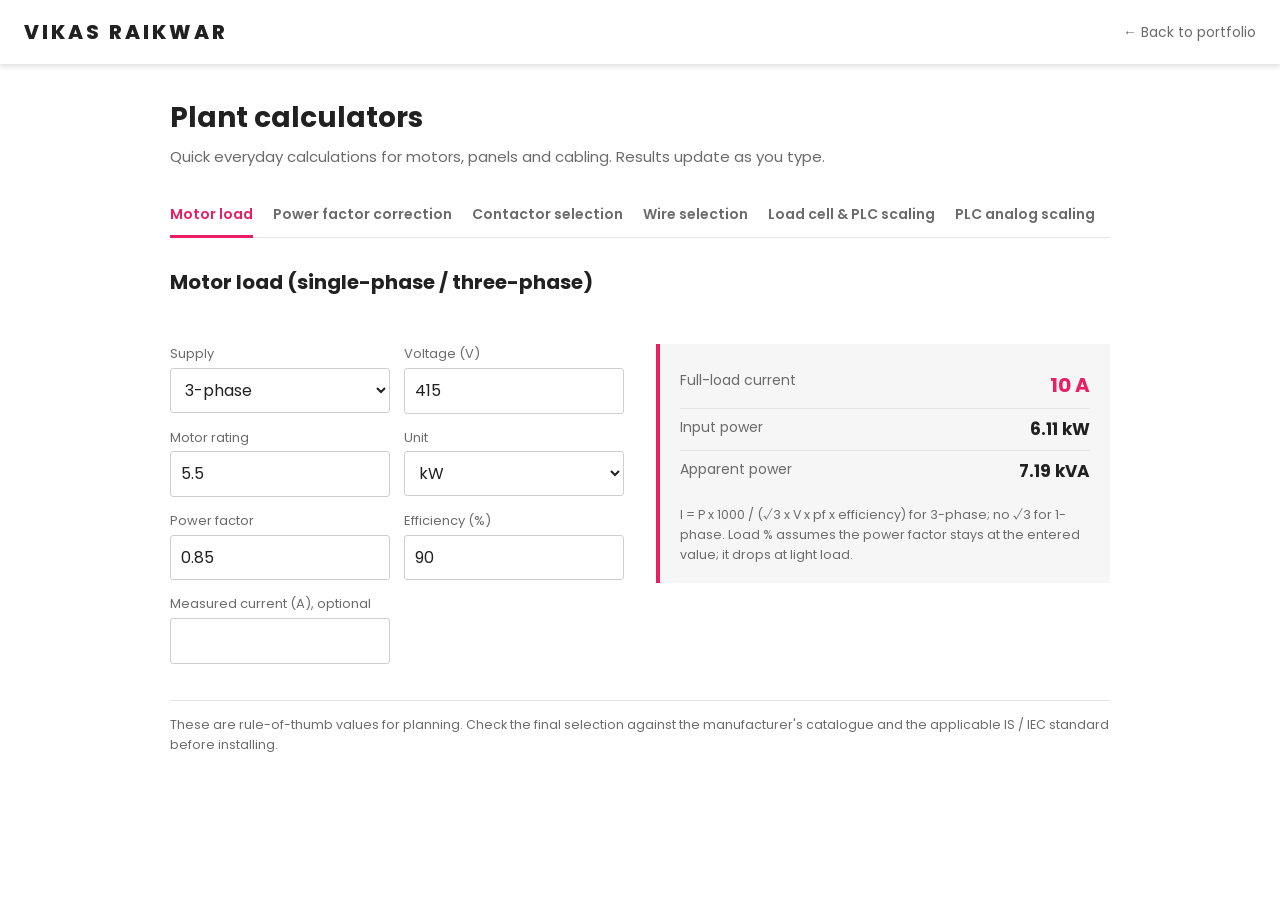
<file: calculators.html>
<!doctype html>
<html lang="en">
<head>
<meta charset="UTF-8">
<meta name="viewport" content="width=device-width, initial-scale=1">
<title>Plant Calculators | Vikas Raikwar</title>
<meta name="description" content="Everyday plant calculators: motor load, power factor correction, contactor selection and wire size.">
<link rel="icon" type="image/png" sizes="32x32" href="favicon/favicon-32x32.png">
<link href="https://fonts.googleapis.com/css?family=Poppins:400,600,700" rel="stylesheet">
<style>
:root{--pink:#E91E63;--ink:#212121;--mut:#6b6b6b;--line:#e4e4e4;--bg:#fff;--panel:#f6f6f7}
*{box-sizing:border-box}
body{margin:0;font-family:Poppins,Arial,sans-serif;color:var(--ink);background:var(--bg);line-height:1.6}
a{color:inherit}
header{display:flex;justify-content:space-between;align-items:center;padding:16px 24px;box-shadow:0 3px 5px rgba(0,0,0,.12)}
.logo{font-weight:800;letter-spacing:3px;text-transform:uppercase;text-decoration:none;font-size:20px}
.logo:hover{color:var(--pink)}
header .back{font-size:14px;text-decoration:none;color:var(--mut)}
header .back:hover{color:var(--pink)}
main{max-width:980px;margin:0 auto;padding:32px 20px 60px}
h1{font-size:28px;margin:0 0 4px}
.sub{color:var(--mut);margin:0 0 24px;font-size:15px}
.tabs{display:flex;flex-wrap:wrap;gap:4px 20px;border-bottom:1px solid var(--line);margin-bottom:28px}
.tabs a{padding:10px 0;text-decoration:none;color:var(--mut);font-weight:600;font-size:14px;border-bottom:3px solid transparent;margin-bottom:-1px}
.tabs a:hover{color:var(--ink)}
.tabs a.on{color:var(--pink);border-bottom-color:var(--pink)}
.tabs a:focus-visible,input:focus-visible,select:focus-visible{outline:2px solid var(--pink);outline-offset:2px}
section{display:none}
.blk{display:contents}
.blk+.blk h2{margin-top:24px}
section.on{display:grid;grid-template-columns:1fr 1fr;gap:32px}
h2{font-size:20px;margin:0 0 14px;grid-column:1/-1}
.form{display:grid;grid-template-columns:1fr 1fr;gap:14px}
label{display:block;font-size:13px;color:var(--mut);margin-bottom:3px}
input,select{width:100%;font:inherit;font-size:16px;padding:9px 10px;border:1px solid #cfcfcf;border-radius:3px;background:#fff;color:var(--ink)}
.out{background:var(--panel);border-left:4px solid var(--pink);padding:18px 20px;align-self:start}
.r{display:flex;justify-content:space-between;gap:12px;padding:7px 0;border-bottom:1px solid var(--line)}
.r:last-of-type{border-bottom:0}
.r span{color:var(--mut);font-size:14px}
.r b{font-size:17px;text-align:right}
.r.key b{color:var(--pink);font-size:20px}
.note{font-size:12.5px;color:var(--mut);margin:12px 0 0}
.warn{color:#b3261e}
footer{font-size:12.5px;color:var(--mut);border-top:1px solid var(--line);margin-top:36px;padding-top:14px}
@media(max-width:720px){section.on{grid-template-columns:1fr}.form{grid-template-columns:1fr 1fr}}
@media(max-width:420px){.form{grid-template-columns:1fr}}
</style>
</head>
<body>
<header>
  <a class="logo" href="index.html">vikas raikwar</a>
  <a class="back" href="index.html#portfolio">&larr; Back to portfolio</a>
</header>
<main>
  <h1>Plant calculators</h1>
  <p class="sub">Quick everyday calculations for motors, panels and cabling. Results update as you type.</p>
  <nav class="tabs" id="tabs">
    <a href="#motor">Motor load</a>
    <a href="#pf">Power factor correction</a>
    <a href="#contactor">Contactor selection</a>
    <a href="#wire">Wire selection</a>
    <a href="#loadcell">Load cell &amp; PLC scaling</a>
    <a href="#analog">PLC analog scaling</a>
  </nav>
  <div id="app"></div>
  <footer>These are rule-of-thumb values for planning. Check the final selection against the manufacturer's catalogue and the applicable IS / IEC standard before installing.</footer>
</main>
<script>
(function(){
var S3=Math.sqrt(3);
var $=function(id){return document.getElementById(id)};
function f(x,d){d=d==null?2:d;return (+x.toFixed(d)).toString()}
function row(l,v,k){return '<div class="r'+(k?' key':'')+'"><span>'+l+'</span><b>'+v+'</b></div>'}
function pick(list,x){for(var i=0;i<list.length;i++)if(list[i]>=x)return list[i];return null}
function toKw(p,u){return u==='HP'?p*0.7457:p}
var CONT=[9,12,18,25,32,40,50,65,80,95,115,150,185,225,265,330,400,500,630];
var FUSE=[2,4,6,10,16,20,25,32,40,50,63,80,100,125,160,200,250,315,400,500,630];
var BANK=[2.5,5,7.5,10,12.5,15,20,25,30,40,50,60,75,100,150,200,300];
var WIRE=[[1.5,14],[2.5,19],[4,26],[6,34],[10,46],[16,62],[25,80],[35,99],[50,119],[70,151],[95,182],[120,210],[150,240],[185,273],[240,320]];

function flc(p,v,pf,eff,ph){return p*1000/((ph===1?1:S3)*v*pf*eff)}

var SIG={'4-20':[4,20,'mA'],'0-20':[0,20,'mA'],'0-10':[0,10,'V'],'1-5':[1,5,'V'],'0-5':[0,5,'V']};
var SIGOPT=[['4-20','4-20 mA'],['0-20','0-20 mA'],['0-10','0-10 V'],['1-5','1-5 V'],['0-5','0-5 V']];

var C={
motor:{title:'Motor load (single-phase / three-phase)',
 f:[['ph','Supply','s',[['3','3-phase'],['1','1-phase']],'3'],['v','Voltage (V)','n','','415'],
    ['p','Motor rating','n','','5.5'],['u','Unit','s',[['kW','kW'],['HP','HP']],'kW'],
    ['pf','Power factor','n','','0.85'],['eff','Efficiency (%)','n','','90'],
    ['im','Measured current (A), optional','n','','']],
 run:function(g){
  var ph=+g.ph,p=toKw(g.p,g.u),eff=g.eff/100;
  if(!(p>0&&g.v>0&&g.pf>0&&g.pf<=1&&eff>0&&eff<=1))return null;
  var I=flc(p,g.v,g.pf,eff,ph),k=ph===1?1:S3,h='';
  h+=row('Full-load current',f(I)+' A',1)+row('Input power',f(p/eff)+' kW')+row('Apparent power',f(p/(eff*g.pf))+' kVA');
  if(g.im>0){var pct=g.im/I*100,st=pct>100?'<span class="warn">overloaded</span>':pct<40?'lightly loaded':'normal';
   h+=row('Load on motor',f(pct,1)+'% ('+st+')')+row('Actual input power',f(k*g.v*g.im*g.pf/1000)+' kW');}
  return h+'<p class="note">I = P x 1000 / (&radic;3 x V x pf x efficiency) for 3-phase; no &radic;3 for 1-phase. Load % assumes the power factor stays at the entered value; it drops at light load.</p>';}},
pf:{title:'Power factor correction (capacitor kVAR)',
 f:[['p','Load (kW)','n','','100'],['v','Voltage (V)','n','','415'],
    ['pf1','Existing power factor','n','','0.78'],['pf2','Target power factor','n','','0.98']],
 run:function(g){
  if(!(g.p>0&&g.v>0&&g.pf1>0&&g.pf1<1&&g.pf2>g.pf1&&g.pf2<=1))return g.pf2<=g.pf1?'<p class="warn">Target power factor must be higher than the existing one.</p>':null;
  var q=g.p*(Math.tan(Math.acos(g.pf1))-Math.tan(Math.acos(g.pf2))),b=pick(BANK,q);
  var ic=q*1000/(S3*g.v);
  return row('Capacitor needed',f(q)+' kVAR',1)+row('Next standard bank',b?b+' kVAR':'use multiple banks')
   +row('Capacitor current (3-phase)',f(ic)+' A')+row('kVA before',f(g.p/g.pf1))+row('kVA after',f(g.p/g.pf2))
   +row('Line current reduction',f((1-g.pf1/g.pf2)*100,1)+'%')
   +'<p class="note">kVAR = kW x (tan&phi;1 &minus; tan&phi;2). With harmonic loads (VFDs) use detuned reactor banks. Rated capacitor voltage should be above supply voltage.</p>';}},
contactor:{title:'Contactor selection (3-phase motor starter)',
 f:[['p','Motor rating','n','','7.5'],['u','Unit','s',[['kW','kW'],['HP','HP']],'kW'],
    ['v','Voltage (V)','n','','415'],['pf','Power factor','n','','0.85'],['eff','Efficiency (%)','n','','90'],
    ['st','Starter type','s',[['dol','DOL'],['sd','Star-delta']],'dol'],
    ['m','Duty','s',[['1','Normal (AC-3)'],['1.25','Heavy / frequent start']],'1']],
 run:function(g){
  var p=toKw(g.p,g.u),eff=g.eff/100;
  if(!(p>0&&g.v>0&&g.pf>0&&g.pf<=1&&eff>0&&eff<=1))return null;
  var I=flc(p,g.v,g.pf,eff,3),m=+g.m,h=row('Motor full-load current',f(I)+' A');
  var fu=pick(FUSE,2.5*I);
  if(g.st==='dol'){var c=pick(CONT,I*m);
   h+=row('Contactor (AC-3)',c?c+' A':'above range',1)+row('Overload relay setting',f(I)+' A');}
  else{var cm=pick(CONT,0.58*I*m),cs=pick(CONT,0.33*I*m);
   h+=row('Main and delta contactors',cm?cm+' A each':'above range',1)+row('Star contactor',cs?cs+' A':'above range',1)
    +row('Overload relay setting',f(0.58*I)+' A (in line with delta)');}
  h+=row('Back-up fuse (gG), approx.',fu?fu+' A':'above range');
  return h+'<p class="note">Contactor is chosen on AC-3 current, next standard size up. Star-delta windings carry 0.58 x line current (star contactor 0.33 x). Fuse is about 2.5 x FLC; confirm type-2 coordination from the starter maker\'s table.</p>';}},
wire:{title:'Wire selection (current and voltage drop)',
 f:[['ph','Supply','s',[['3','3-phase'],['1','1-phase']],'3'],['v','Voltage (V)','n','','415'],
    ['i','Load current (A)','n','','30'],['l','Cable length (m)','n','','60'],
    ['mat','Conductor','s',[['cu','Copper'],['al','Aluminium']],'cu'],['dp','Max voltage drop (%)','n','','3'],
    ['der','Derating factor','n','','0.8']],
 run:function(g){
  if(!(g.v>0&&g.i>0&&g.l>0&&g.dp>0&&g.der>0&&g.der<=1))return null;
  var ph=+g.ph,cu=g.mat==='cu',rho=cu?0.0225:0.0366,af=cu?1:0.78,k=ph===1?2:S3,need=g.i/g.der,rec=null,reqA=null,reqD=null;
  for(var j=0;j<WIRE.length;j++){var a=WIRE[j][0],amp=WIRE[j][1]*af,vd=k*g.i*g.l*rho/a;
   if(!cu&&a<16)continue;
   if(reqA===null&&amp>=need)reqA=a;
   if(reqD===null&&vd/g.v*100<=g.dp)reqD=a;}
  if(reqA===null||reqD===null)return '<p class="warn">Beyond the single-core table here. Use parallel runs or a larger conductor.</p>';
  rec=Math.max(reqA,reqD);
  var o=WIRE.filter(function(w){return w[0]===rec})[0],vd=k*g.i*g.l*rho/rec;
  return row('Recommended size',rec+' mm\u00b2 '+(cu?'Cu':'Al'),1)+row('Governed by',reqD>reqA?'voltage drop':reqA>reqD?'current rating':'both')
   +row('Size for current only',reqA+' mm\u00b2')+row('Size for voltage drop only',reqD+' mm\u00b2')
   +row('Cable rating (approx.)',f(o[1]*af,0)+' A, need '+f(need,1)+' A')+row('Voltage drop',f(vd)+' V ('+f(vd/g.v*100)+'%)')
   +'<p class="note">Drop = '+(ph===1?'2':'&radic;3')+' x I x L x &rho; / A, resistive only, with hot-conductor resistivity. Current ratings are conservative values for PVC cable in conduit; use the cable maker\'s chart for your installation method and ambient.</p>';}},
loadcell:{title:'1. Load cell mV output (theoretical)',
 f:[['cap','Total capacity (kg)','n','','2000'],['sens','Sensitivity (mV/V)','n','','2'],
    ['v','Excitation voltage (V)','n','','10'],['w','Applied weight (kg)','n','','500']],
 run:function(g){
  if(!(g.cap>0&&g.sens>0&&g.v>0&&g.w>=0))return null;
  var mx=g.sens*g.v,cur=g.w/g.cap*mx;
  return row('Output at applied weight',f(cur,3)+' mV',1)+row('Max output (full capacity)',f(mx)+' mV',1)
   +row('Load on cell',f(g.w/g.cap*100,1)+'%')+row('Output per kg',f(mx/g.cap,4)+' mV')
   +(g.w>g.cap?'<p class="warn">Applied weight is above the rated capacity.</p>':'')
   +'<p class="note">Output = (weight / capacity) x sensitivity x excitation. For several cells summed in a junction box, use their combined capacity.</p>';}},
plcscale:{into:'loadcell',title:'2. PLC 2-point scaling (digital counts to kg)',
 f:[['z','Zero count (empty hopper)','n','','1200'],['tw','Test weight used (kg)','n','','500'],
    ['sp','Span count (at test weight)','n','','6200'],['live','Live PLC count','n','','4000']],
 run:function(g){
  if(!(g.tw>0&&!isNaN(g.z)&&!isNaN(g.sp)&&!isNaN(g.live)))return null;
  if(!(g.sp>g.z))return '<p class="warn">Span count must be greater than zero count.</p>';
  var sf=g.tw/(g.sp-g.z),wt=(g.live-g.z)*sf,neg=wt<0;
  if(neg)wt=0;
  return row('Live weight',f(wt)+' kg',1)+row('Scale factor',f(sf,4)+' kg/count',1)
   +row('Counts per kg',f(1/sf,3))+row('Span range',f(g.sp-g.z,0)+' counts')
   +(neg?'<p class="note">Live count is below zero count, so weight is shown as 0.</p>':'')
   +'<p class="note">Weight = (live count &minus; zero count) x test weight / (span count &minus; zero count). Calibrate with the test weight as close to the working load as you can.</p>';}},
analog:{title:'1. Analog input scaling (PLC count to engineering value)',
 f:[['sig','Signal type','s',SIGOPT,'4-20'],['raw','Live raw count','n','','2000'],
    ['c0','Count at signal minimum','n','','0'],['c1','Count at signal maximum','n','','4000'],
    ['e0','Engineering minimum','n','','0'],['e1','Engineering maximum','n','','100']],
 run:function(g){
  if(isNaN(g.raw)||isNaN(g.c0)||isNaN(g.c1)||isNaN(g.e0)||isNaN(g.e1))return null;
  var s=SIG[g.sig],dc=g.c1-g.c0;
  if(dc===0)return '<p class="warn">Count at maximum must differ from count at minimum.</p>';
  var fr=(g.raw-g.c0)/dc,ev=g.e0+fr*(g.e1-g.e0),sg=s[0]+fr*(s[1]-s[0]);
  var h=row('Engineering value',f(ev,3),1)+row('Signal at input',f(sg,3)+' '+s[2],1)+row('Position in span',f(fr*100,1)+'%')
   +row('Resolution',f(Math.abs((g.e1-g.e0)/dc),4)+' units/count');
  if(fr<-0.0125)h+='<p class="warn">'+(s[0]>0?'Signal is below the live-zero minimum. Check for a wire break or sensor fault.':'Reading is below the signal minimum.')+'</p>';
  else if(fr>1.0125)h+='<p class="warn">Reading is above the signal maximum.</p>';
  return h+'<p class="note">Value = Emin + (count &minus; count@min) x (Emax &minus; Emin) / (count@max &minus; count@min). Enter the counts your analog module reads at the minimum and maximum signal (for example 0 and 4000, or 0 and 16000, depending on the module and range).</p>';}},
analogout:{into:'analog',title:'2. Analog output scaling (engineering value to PLC count)',
 f:[['sig','Signal type','s',SIGOPT,'4-20'],['ev','Value to output','n','','50'],
    ['c0','Count at signal minimum','n','','0'],['c1','Count at signal maximum','n','','4000'],
    ['e0','Engineering minimum','n','','0'],['e1','Engineering maximum','n','','100']],
 run:function(g){
  if(isNaN(g.ev)||isNaN(g.c0)||isNaN(g.c1)||isNaN(g.e0)||isNaN(g.e1))return null;
  var s=SIG[g.sig],de=g.e1-g.e0;
  if(de===0)return '<p class="warn">Engineering maximum must differ from engineering minimum.</p>';
  var fr=(g.ev-g.e0)/de,cnt=g.c0+fr*(g.c1-g.c0),sg=s[0]+fr*(s[1]-s[0]);
  var h=row('Count to write',f(cnt,0),1)+row('Output signal',f(sg,3)+' '+s[2],1)+row('Position in span',f(fr*100,1)+'%');
  if(fr<0||fr>1)h+='<p class="warn">Value is outside the engineering range, so the output will saturate at its limit.</p>';
  return h+'<p class="note">Count = count@min + (value &minus; Emin) x (count@max &minus; count@min) / (Emax &minus; Emin). Round to a whole number before writing it to the analog output register.</p>';}}
};

var app=$('app'),tabs=[].slice.call($('tabs').querySelectorAll('a'));
Object.keys(C).forEach(function(key){
  var c=C[key],s=c.into?$(c.into):document.createElement('section'),blk=document.createElement('div');
  if(!c.into){s.id=key;app.appendChild(s);}
  blk.className='blk';
  var h='<h2>'+c.title+'</h2><div class="form">';
  c.f.forEach(function(x){
    var id=key+'-'+x[0];
    h+='<div><label for="'+id+'">'+x[1]+'</label>';
    if(x[2]==='s'){h+='<select id="'+id+'">'+x[3].map(function(o){return '<option value="'+o[0]+'"'+(o[0]===x[4]?' selected':'')+'>'+o[1]+'</option>'}).join('')+'</select>'}
    else h+='<input id="'+id+'" type="number" inputmode="decimal" step="any" min="0" value="'+x[4]+'">';
    h+='</div>';});
  blk.innerHTML=h+'</div><div class="out" id="out-'+key+'" aria-live="polite"></div>';
  s.appendChild(blk);
  blk.addEventListener('input',function(e){
    if((key==='wire'||key==='motor')&&e.target.id===key+'-ph')$(key+'-v').value=e.target.value==='1'?'230':'415';
    calc(key);});
  calc(key);
});
function calc(key){
  var c=C[key],g={};
  c.f.forEach(function(x){var el=$(key+'-'+x[0]);g[x[0]]=x[2]==='s'?el.value:parseFloat(el.value)});
  var r=c.run(g);
  $('out-'+key).innerHTML=r||'<p class="note">Enter all values to see the result.</p>';
}
function route(){
  var h=(location.hash||'#motor').slice(1);if(h==='plcscale')h='loadcell';if(!C[h]||C[h].into)h='motor';
  [].forEach.call(document.querySelectorAll('section'),function(s){s.classList.toggle('on',s.id===h)});
  tabs.forEach(function(a){a.classList.toggle('on',a.getAttribute('href')==='#'+h)});
}
window.addEventListener('hashchange',route);route();
})();
</script>
</body>
</html>
</file>
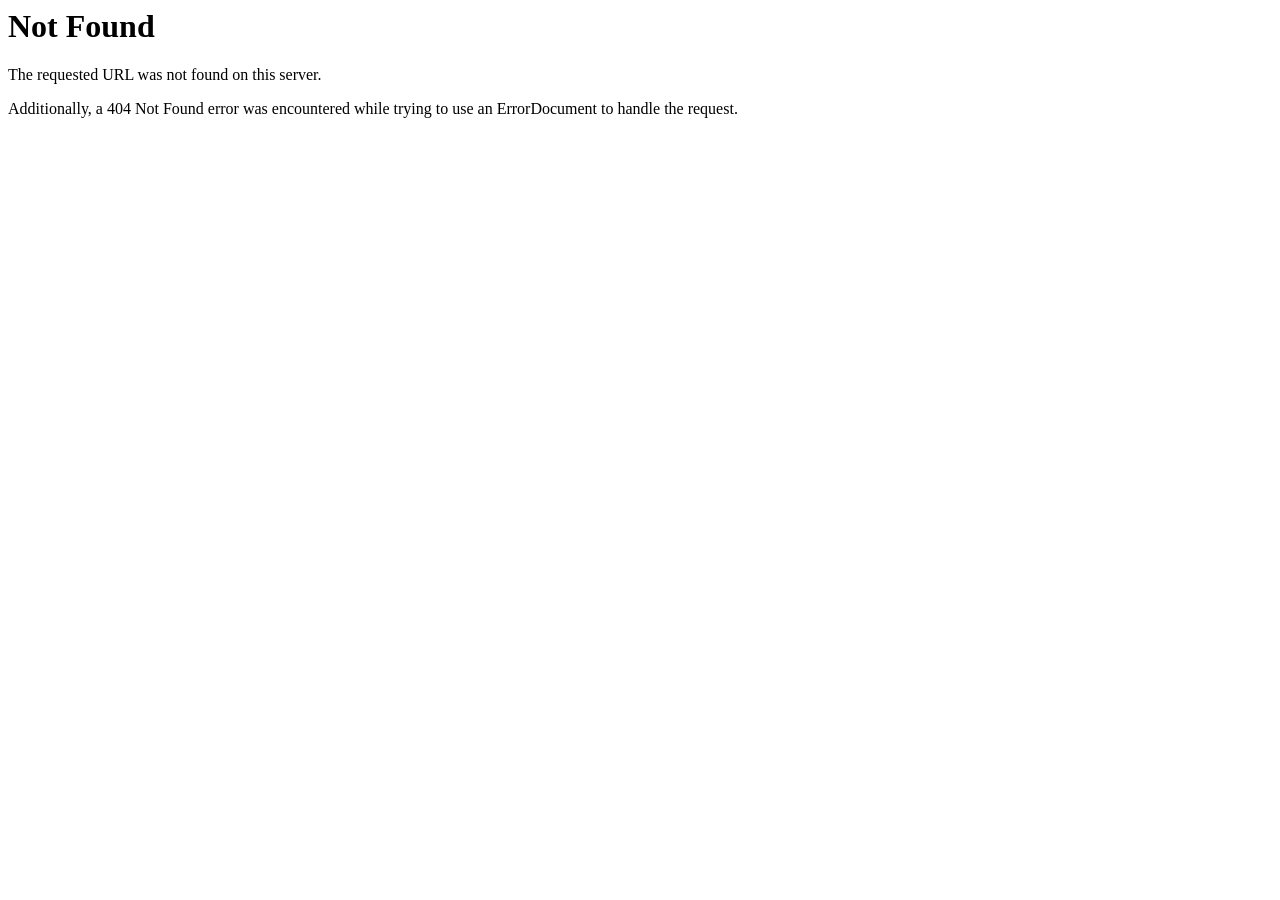
<file: css/owl.video.play.html>
<!DOCTYPE HTML PUBLIC "-//IETF//DTD HTML 2.0//EN">
<html><head>
<title>404 Not Found</title>
</head><body>
<h1>Not Found</h1>
<p>The requested URL was not found on this server.</p>
<p>Additionally, a 404 Not Found
error was encountered while trying to use an ErrorDocument to handle the request.</p>
</body></html>
</file>
